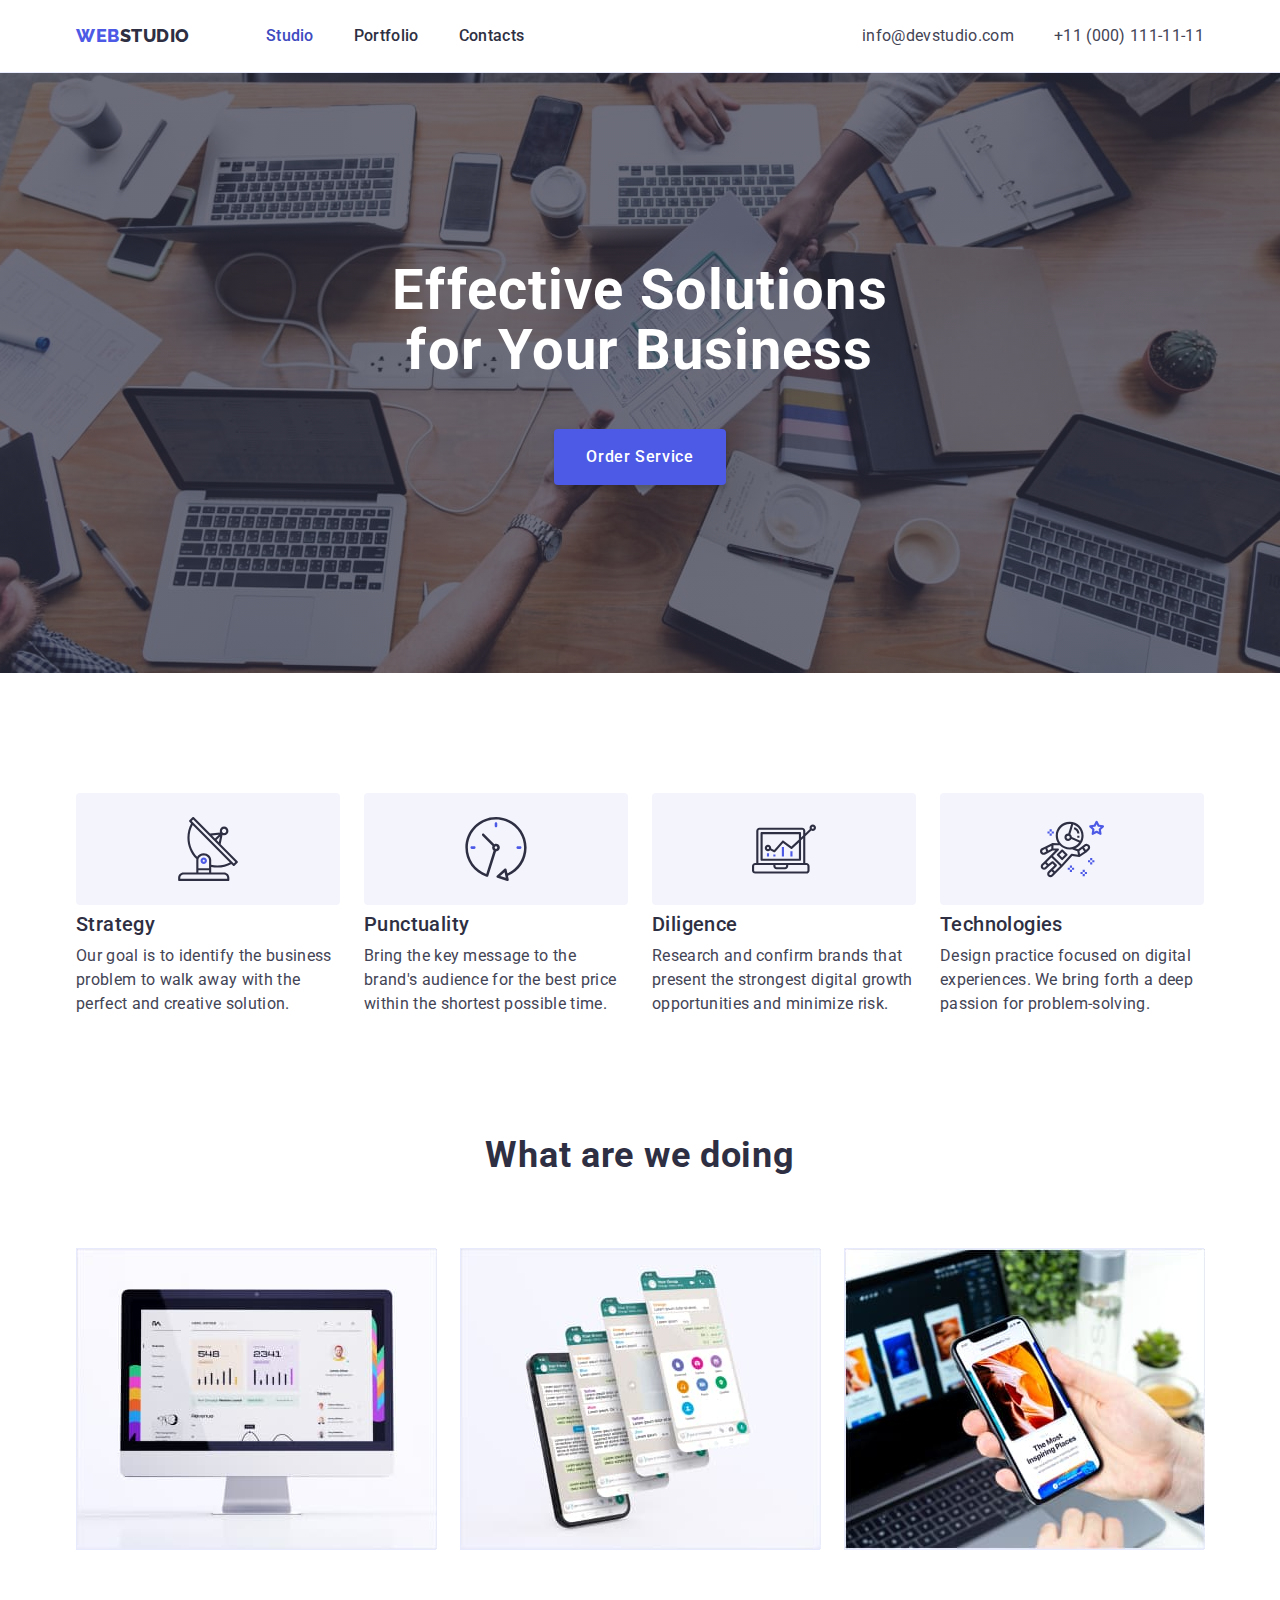
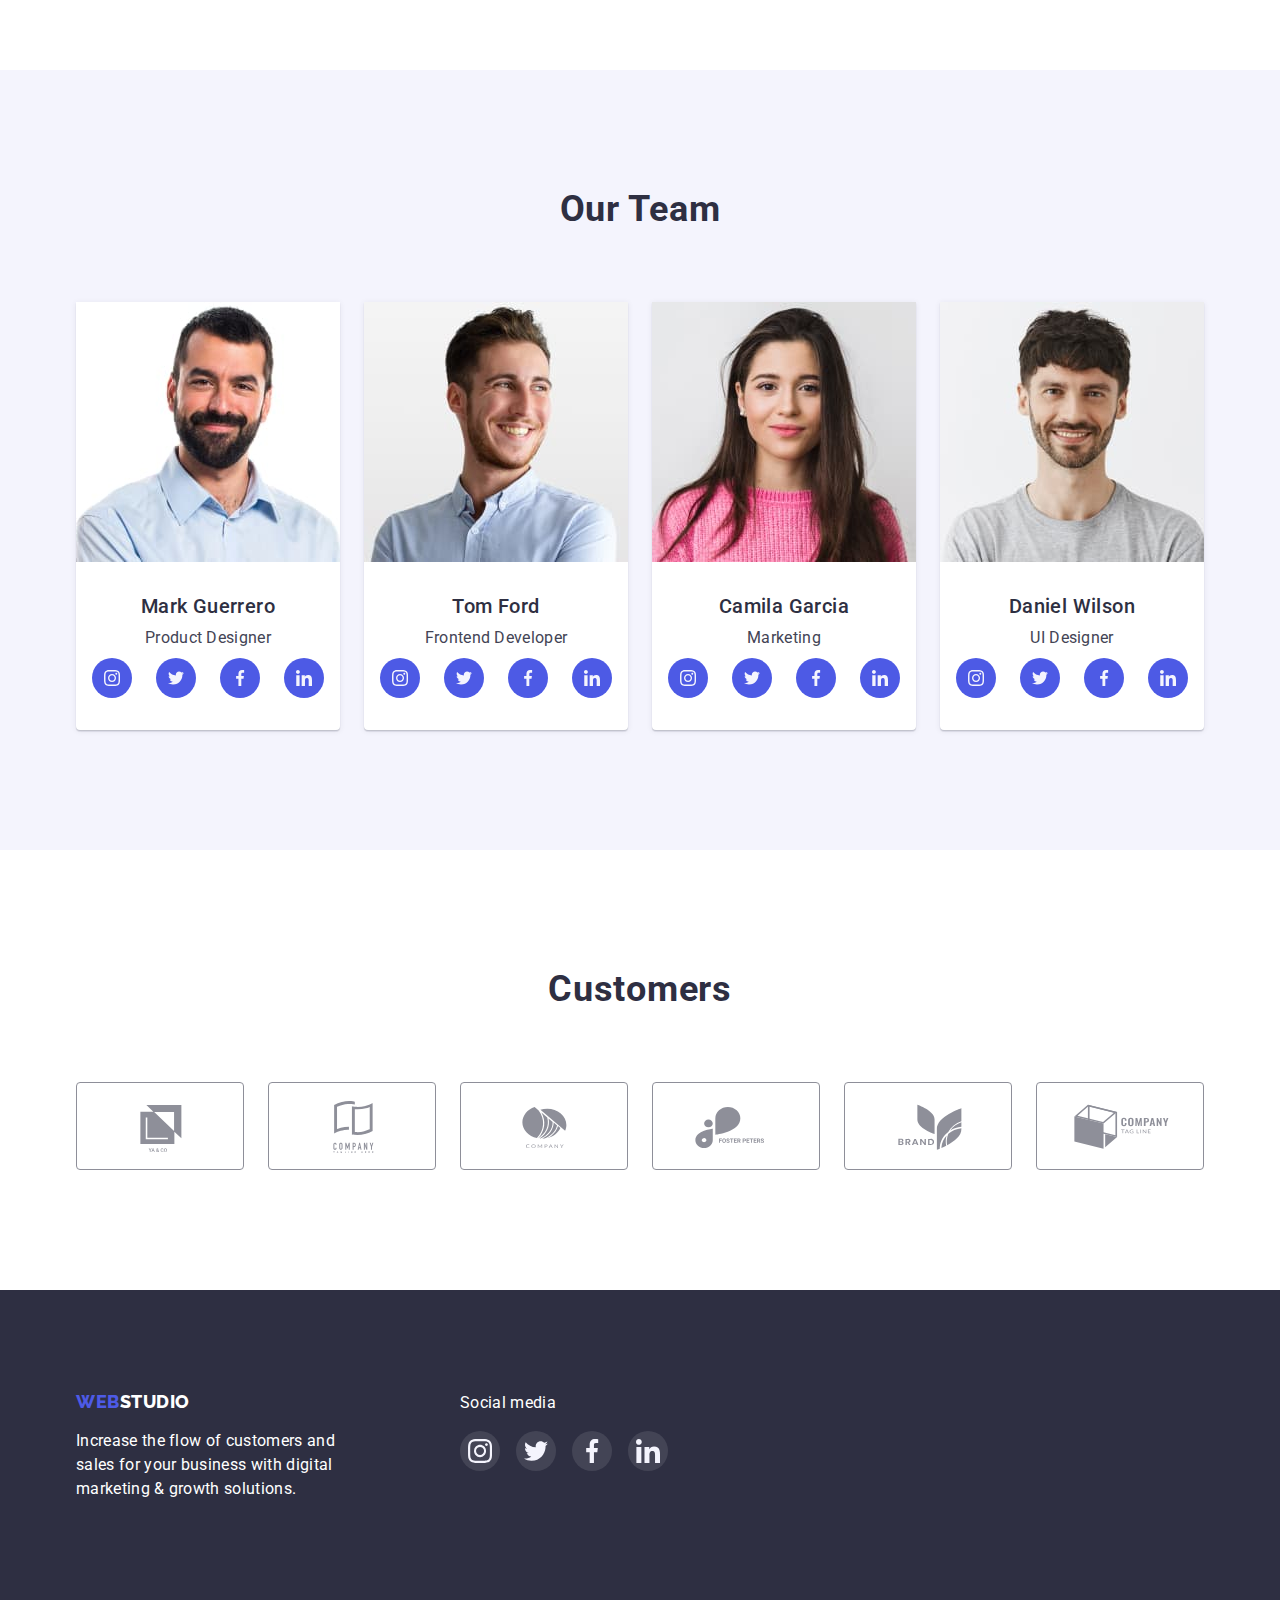
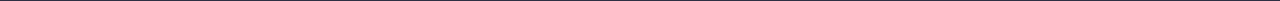
<file: index.html>
<!DOCTYPE html>
<html lang="en">
  <head>
    <meta charset="UTF-8" />
    <meta http-equiv="X-UA-Compatible" content="IE=edge" />
    <meta name="viewport" content="width=device-width, initial-scale=1.0" />
    <title>Web Studio</title>
    <link rel="preconnect" href="https://fonts.googleapis.com" />
    <link rel="preconnect" href="https://fonts.gstatic.com" crossorigin />
    <link
      href="https://fonts.googleapis.com/css2?family=Raleway:wght@800&family=Roboto:wght@400;500;700;900&display=swap"
      rel="stylesheet"
    />
    <link
      rel="stylesheet"
      href="https://cdn.jsdelivr.net/npm/modern-normalize@1.1.0/modern-normalize.min.css"
    />
    <link rel="stylesheet" href="./css/styles.css" />
  </head>
  <body>
    <!-- 📌======================= header -->

    <header class="header">
      <div class="container header-container">
        <nav class="navigation">
          <a href="/index.html" class="logo dark"
            >Web<span class="logo-right">Studio</span></a
          >
          <ul class="navigation-list">
            <li class="item">
              <a href="./index.html" class="link current">Studio</a>
            </li>
            <li class="item">
              <a href="./portfolio.html" class="link">Portfolio</a>
            </li>
            <li class="item"><a href="" class="link">Contacts</a></li>
          </ul>
        </nav>

        <address class="contacts-wrapper">
          <ul class="contacts">
            <li class="contacts-item">
              <a href="mailto:info@devstudio.com" class="contacts-link"
                >info@devstudio.com</a
              >
            </li>
            <li class="contacts-item">
              <a href="tel:+110001111111" class="contacts-link"
                >+11 (000) 111-11-11</a
              >
            </li>
          </ul>
        </address>
      </div>
    </header>

    <main>
      <!--📌=================================== hero  -->

      <section class="hero-wrapper">
        <div class="hero">
          <h1 class="hero-title">
            Effective Solutions<br />
            for Your Business
          </h1>
          <button class="hero-button" type="button">Order Service</button>
        </div>
      </section>

      <!-- 📌==============================advantages  -->

      <section class="section advantages-section">
        <div class="container">
          <h2 class="visually-hidden">Advantages</h2>
          <ul class="advantages-list">
            <li class="advantages-item">
              <div class="advantages-top">
                <svg width="64" height="64">
                  <use href="./images/icons.svg#icon-antenna" />
                </svg>
              </div>
              <h3 class="advantages-title">Strategy</h3>
              <p class="advantages-text">
                Our goal is to identify the business problem to walk away with
                the perfect and creative solution.
              </p>
            </li>
            <li class="advantages-item">
              <div class="advantages-top">
                <svg width="64" height="64">
                  <use href="./images/icons.svg#icon-clock" />
                </svg>
              </div>
              <h3 class="advantages-title">Punctuality</h3>
              <p class="advantages-text">
                Bring the key message to the brand's audience for the best price
                within the shortest possible time.
              </p>
            </li>
            <li class="advantages-item">
              <div class="advantages-top">
                <svg width="64" height="64">
                  <use href="./images/icons.svg#icon-diagram" />
                </svg>
              </div>
              <h3 class="advantages-title">Diligence</h3>
              <p class="advantages-text">
                Research and confirm brands that present the strongest digital
                growth opportunities and minimize risk.
              </p>
            </li>
            <li class="advantages-item">
              <div class="advantages-top">
                <svg width="64" height="64">
                  <use href="./images/icons.svg#icon-astronaut" />
                </svg>
              </div>
              <h3 class="advantages-title">Technologies</h3>
              <p class="advantages-text">
                Design practice focused on digital experiences. We bring forth a
                deep passion for problem-solving.
              </p>
            </li>
          </ul>
        </div>
      </section>

      <!--📌================================ work examples -->

      <section class="section work-section">
        <div class="container">
          <h2 class="section-title">What are we doing</h2>
          <ul class="work-list">
            <li class="work-item">
              <img
                src="./images/what-are-we-doing-1.jpg"
                alt="work 1"
                width="360"
              />
            </li>
            <li class="work-item">
              <img
                src="./images/what-are-we-doing-2.jpg"
                alt="work 2"
                width="360"
              />
            </li>
            <li class="work-item">
              <img
                src="./images/what-are-we-doing-3.jpg"
                alt="work 3"
                width="360"
              />
            </li>
          </ul>
        </div>
      </section>

      <!--📌====================================== Our Team -->

      <section class="our-team">
        <div class="container">
          <h2 class="section-title">Our Team</h2>
          <ul class="team-list">
            <li class="team-item">
              <img
                src="./images/our-team-1.jpg"
                alt="Mark Guerrero"
                width="264"
              />
              <div class="staff-wrapper">
                <h3 class="staff-title">Mark Guerrero</h3>
                <p class="staff-position">Product Designer</p>
                <ul class="soc-icon">
                  <li class="icon-list">
                    <a class="icon-item" href="">
                      <svg class="soc-icon-item" width="16" height="16">
                        <use href="./images/icons.svg#icon-instagram" />
                      </svg>
                    </a>
                  </li>
                  <li class="icon-list">
                    <a class="icon-item" href="">
                      <svg class="soc-icon-item" width="16" height="16">
                        <use href="./images/icons.svg#icon-twitter" />
                      </svg>
                    </a>
                  </li>
                  <li class="icon-list">
                    <a class="icon-item" href=""
                      ><svg class="soc-icon-item" width="16" height="16">
                        <use href="./images/icons.svg#icon-facebook" />
                      </svg>
                    </a>
                  </li>
                  <li class="icon-list">
                    <a class="icon-item" href=""
                      ><svg class="soc-icon-item" width="16" height="16">
                        <use href="./images/icons.svg#icon-linkedin" />
                      </svg>
                    </a>
                  </li>
                </ul>
              </div>
            </li>

            <li class="team-item">
              <img src="./images/our-team-2.jpg" alt="Tom Ford" width="264" />
              <div class="staff-wrapper">
                <h3 class="staff-title">Tom Ford</h3>
                <p class="staff-position">Frontend Developer</p>
                <ul class="soc-icon">
                  <li class="icon-list">
                    <a class="icon-item" href="">
                      <svg class="soc-icon-item" width="16" height="16">
                        <use href="./images/icons.svg#icon-instagram" />
                      </svg>
                    </a>
                  </li>
                  <li class="icon-list">
                    <a class="icon-item" href="">
                      <svg class="soc-icon-item" width="16" height="16">
                        <use href="./images/icons.svg#icon-twitter" />
                      </svg>
                    </a>
                  </li>
                  <li class="icon-list">
                    <a class="icon-item" href=""
                      ><svg class="soc-icon-item" width="16" height="16">
                        <use href="./images/icons.svg#icon-facebook" />
                      </svg>
                    </a>
                  </li>
                  <li class="icon-list">
                    <a class="icon-item" href=""
                      ><svg class="soc-icon-item" width="16" height="16">
                        <use href="./images/icons.svg#icon-linkedin" />
                      </svg>
                    </a>
                  </li>
                </ul>
              </div>
            </li>

            <li class="team-item">
              <img
                src="./images/our-team-3.jpg"
                alt="Camila Garcia"
                width="264"
              />
              <div class="staff-wrapper">
                <h3 class="staff-title">Camila Garcia</h3>
                <p class="staff-position">Marketing</p>
                <ul class="soc-icon">
                  <li class="icon-list">
                    <a class="icon-item" href="">
                      <svg class="soc-icon-item" width="16" height="16">
                        <use href="./images/icons.svg#icon-instagram" />
                      </svg>
                    </a>
                  </li>
                  <li class="icon-list">
                    <a class="icon-item" href="">
                      <svg class="soc-icon-item" width="16" height="16">
                        <use href="./images/icons.svg#icon-twitter" />
                      </svg>
                    </a>
                  </li>
                  <li class="icon-list">
                    <a class="icon-item" href=""
                      ><svg class="soc-icon-item" width="16" height="16">
                        <use href="./images/icons.svg#icon-facebook" />
                      </svg>
                    </a>
                  </li>
                  <li class="icon-list">
                    <a class="icon-item" href=""
                      ><svg class="soc-icon-item" width="16" height="16">
                        <use href="./images/icons.svg#icon-linkedin" />
                      </svg>
                    </a>
                  </li>
                </ul>
              </div>
            </li>
            <li class="team-item">
              <img
                src="./images/our-team-4.jpg"
                alt="Daniel Wilson"
                width="264"
              />
              <div class="staff-wrapper">
                <h3 class="staff-title">Daniel Wilson</h3>
                <p class="staff-position">UI Designer</p>
                <ul class="soc-icon">
                  <li class="icon-list">
                    <a class="icon-item" href="">
                      <svg class="soc-icon-item" width="16" height="16">
                        <use href="./images/icons.svg#icon-instagram" />
                      </svg>
                    </a>
                  </li>
                  <li class="icon-list">
                    <a class="icon-item" href="">
                      <svg class="soc-icon-item" width="16" height="16">
                        <use href="./images/icons.svg#icon-twitter" />
                      </svg>
                    </a>
                  </li>
                  <li class="icon-list">
                    <a class="icon-item" href=""
                      ><svg class="soc-icon-item" width="16" height="16">
                        <use href="./images/icons.svg#icon-facebook" />
                      </svg>
                    </a>
                  </li>
                  <li class="icon-list">
                    <a class="icon-item" href=""
                      ><svg class="soc-icon-item" width="16" height="16">
                        <use href="./images/icons.svg#icon-linkedin" />
                      </svg>
                    </a>
                  </li>
                </ul>
              </div>
            </li>
          </ul>
        </div>
      </section>
      <!-- =========================================Customers=============== -->
      <section class="customers">
        <div class="container">
          <h2 class="section-title">Customers</h2>
          <ul class="customers-list">
            <li class="customers-item">
              <a class="customers-link" href="">
                <svg class="customers-icon-item" width="104" height="56">
                  <use href="./images/icons.svg#icon-Logo" />
                </svg>
              </a>
            </li>
            <li class="customers-item">
              <a class="customers-link" href="">
                <svg class="customers-icon-item" width="104" height="56">
                  <use href="./images/icons.svg#icon-Logo1" />
                </svg>
              </a>
            </li>
            <li class="customers-item">
              <a class="customers-link" href="">
                <svg class="customers-icon-item" width="104" height="56">
                  <use href="./images/icons.svg#icon-Logo2" />
                </svg>
              </a>
            </li>
            <li class="customers-item">
              <a class="customers-link" href="">
                <svg class="customers-icon-item" width="104" height="56">
                  <use href="./images/icons.svg#icon-Logo3" />
                </svg>
              </a>
            </li>
            <li class="customers-item">
              <a class="customers-link" href="">
                <svg class="customers-icon-item" width="104" height="56">
                  <use href="./images/icons.svg#icon-Logo4" />
                </svg>
              </a>
            </li>
            <li class="customers-item">
              <a class="customers-link" href="">
                <svg class="customers-icon-item" width="104" height="56">
                  <use href="./images/icons.svg#icon-Logo5" />
                </svg>
              </a>
            </li>
          </ul>
        </div>
      </section>
    </main>

    <!--📌==========================================footer -->

    <footer class="page-footer">
      <div class="container footer-container">
        <div class="logo-group">
          <a href="/index.html" class="logo light"
            >Web<span class="logo-right">Studio</span></a
          >
          <p class="text">
            Increase the flow of customers and sales for your business with
            digital marketing & growth solutions.
          </p>
        </div>
        <div class="social-group">
          <p class="social-title">Social media</p>
          <ul class="social-list">
            <li class="social-item">
              <a class="social-link" href="">
                <svg class="soc-icon-item" width="24" height="24">
                  <use href="./images/icons.svg#icon-instagram" />
                </svg>
              </a>
            </li>
            <li class="social-item">
              <a class="social-link" href="">
                <svg class="soc-icon-item" width="24" height="24">
                  <use href="./images/icons.svg#icon-twitter" />
                </svg>
              </a>
            </li>
            <li class="social-item">
              <a class="social-link" href=""
                ><svg class="soc-icon-item" width="24" height="24">
                  <use href="./images/icons.svg#icon-facebook" />
                </svg>
              </a>
            </li>
            <li class="social-item">
              <a class="social-link" href=""
                ><svg class="soc-icon-item" width="24" height="24">
                  <use href="./images/icons.svg#icon-linkedin" />
                </svg>
              </a>
            </li>
          </ul>
        </div>
      </div>
    </footer>
  </body>
</html>
</file>
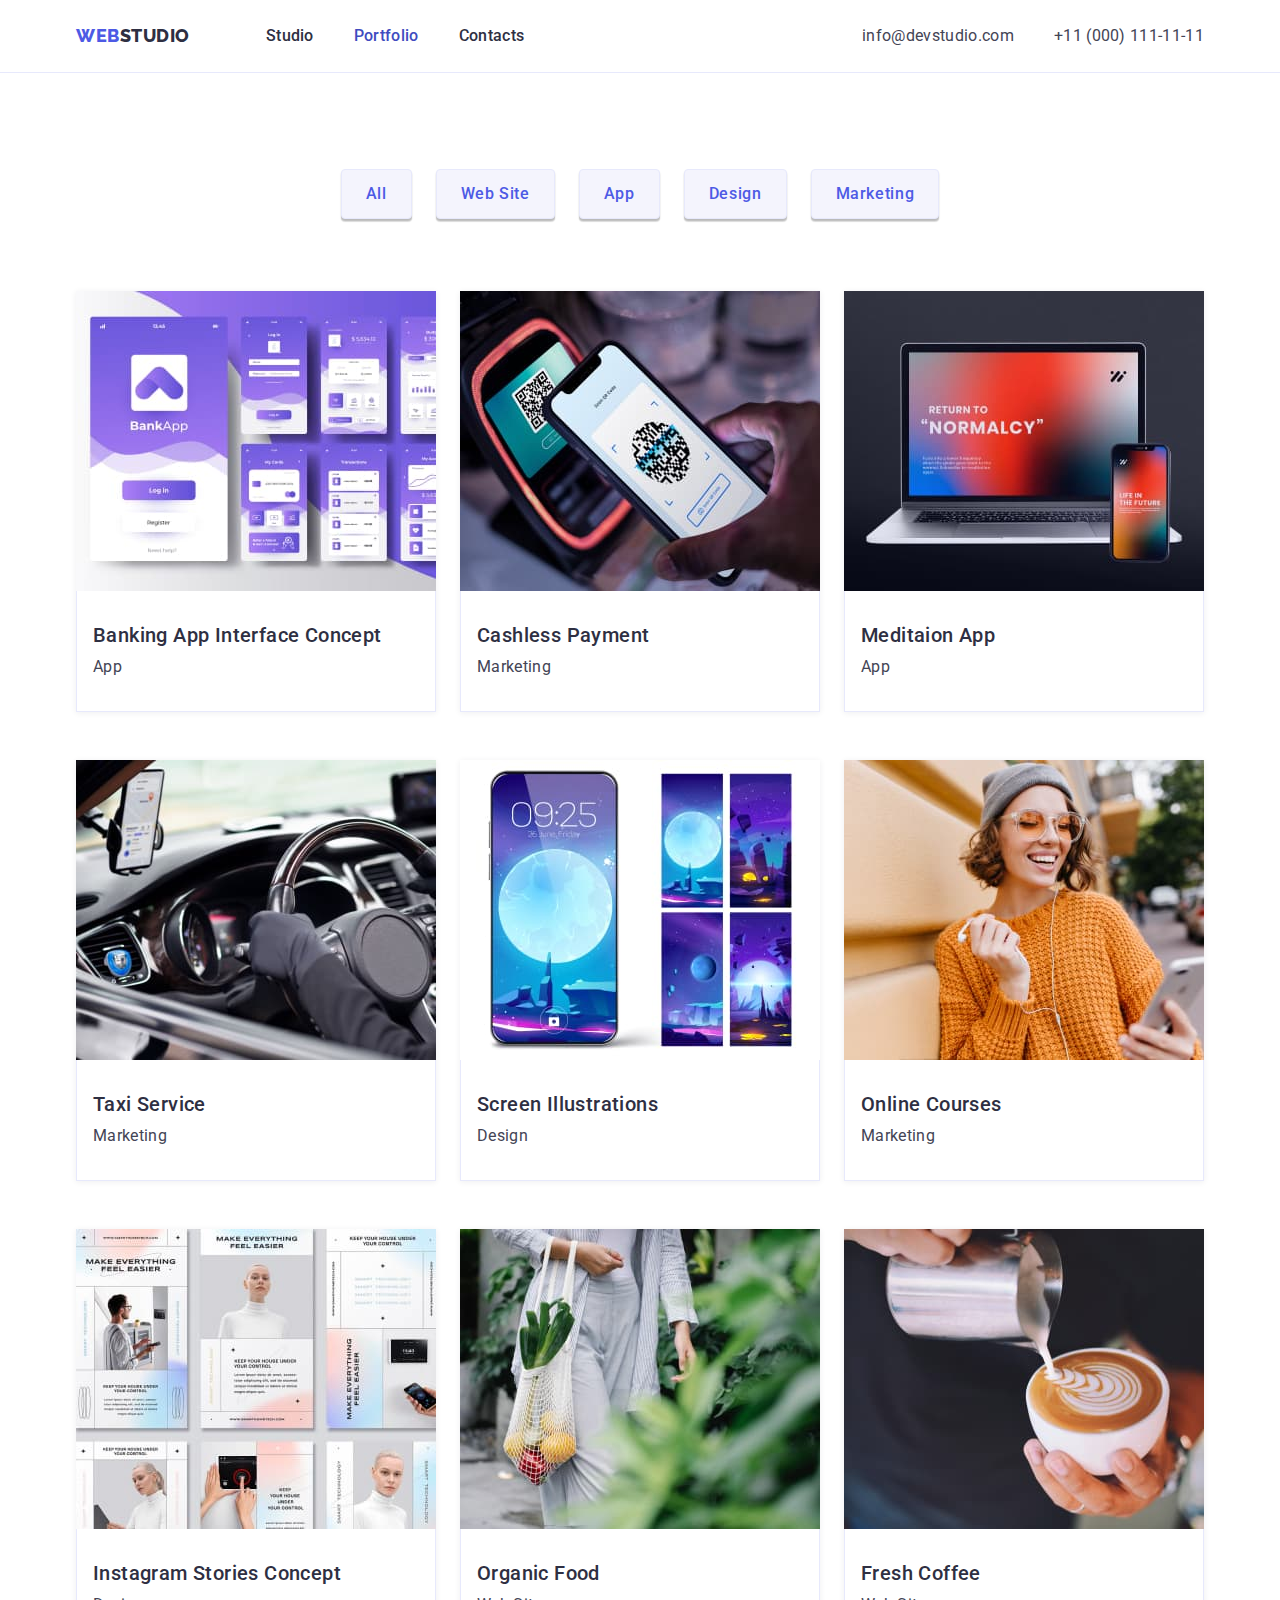
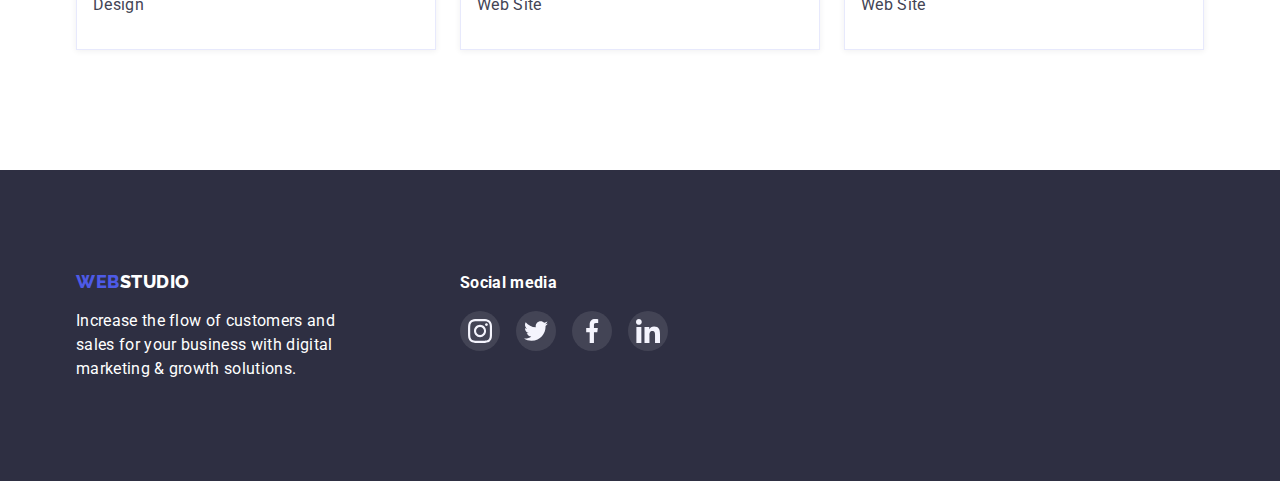
<file: portfolio.html>
<!DOCTYPE html>
<html lang="en">
  <head>
    <meta charset="UTF-8" />
    <meta http-equiv="X-UA-Compatible" content="IE=edge" />
    <meta name="viewport" content="width=device-width, initial-scale=1.0" />
    <title>Web Studio</title>
    <link rel="preconnect" href="https://fonts.googleapis.com" />
    <link rel="preconnect" href="https://fonts.gstatic.com" crossorigin />
    <link
      href="https://fonts.googleapis.com/css2?family=Raleway:wght@800&family=Roboto:wght@400;500;700;900&display=swap"
      rel="stylesheet"
    />
    <link
      rel="stylesheet"
      href="https://cdn.jsdelivr.net/npm/modern-normalize@1.1.0/modern-normalize.min.css"
    />
    <link rel="stylesheet" href="./css/styles.css" />
  </head>
  <body>
    <!-- 📌======================= header -->
    <header class="header">
      <div class="container header-container">
        <nav class="navigation">
          <a href="/index.html" class="logo dark"
            >Web<span class="logo-right">Studio</span></a
          >
          <ul class="navigation-list">
            <li class="item">
              <a href="./index.html" class="link">Studio</a>
            </li>
            <li class="item">
              <a href="./portfolio.html" class="link current">Portfolio</a>
            </li>
            <li class="item"><a href="" class="link">Contacts</a></li>
          </ul>
        </nav>

        <address class="contacts-wrapper">
          <ul class="contacts">
            <li class="contacts-item">
              <a href="mailto:info@devstudio.com" class="contacts-link"
                >info@devstudio.com</a
              >
            </li>
            <li class="contacts-item">
              <a href="tel:+110001111111" class="contacts-link"
                >+11 (000) 111-11-11</a
              >
            </li>
          </ul>
        </address>
      </div>
    </header>

    <main>
      <section class="projects-section">
        <div class="container">
          <h1 class="visually-hidden">Portfolio</h1>

          <ul class="filter-list">
            <li class="filter-item">
              <button class="filter-button" type="button">All</button>
            </li>
            <li class="filter-item">
              <button class="filter-button" type="button">Web Site</button>
            </li>
            <li class="filter-item">
              <button class="filter-button" type="button">App</button>
            </li>
            <li class="filter-item">
              <button class="filter-button" type="button">Design</button>
            </li>
            <li class="filter-item">
              <button class="filter-button" type="button">Marketing</button>
            </li>
          </ul>

          <!-- projects -->

          <ul class="projects-list">
            <li class="projects-item">
              <a class="projects-img" href=""
                ><img
                  src="images/img.jpg1.jpg"
                  alt="Banking App Interface Concept"
                  width="360"
                />
                <div class="projects-bottom">
                  <h2 class="projects-title">Banking App Interface Concept</h2>
                  <p class="projects-description">App</p>
                </div>
              </a>
            </li>
            <li class="projects-item">
              <a class="projects-img" href="">
                <img
                  src="images/img.jpg2.jpg"
                  alt="Cashless Payment"
                  width="360"
                />
                <div class="projects-bottom">
                  <h2 class="projects-title">Cashless Payment</h2>
                  <p class="projects-description">Marketing</p>
                </div>
              </a>
            </li>
            <li class="projects-item">
              <a class="projects-img"  href="">
                <img
                  src="images/img.jpg3.jpg"
                  alt="Meditaion App"
                  width="360"
                />
                <div class="projects-bottom">
                  <h2 class="projects-title">Meditaion App</h2>
                  <p class="projects-description">App</p>
                </div>
              </a>
            </li>

            <li class="projects-item">
              <a class="projects-img"  href="">
                <img src="images/img.jpg4.jpg" alt="Taxi Service" width="360" />
                <div class="projects-bottom">
                  <h2 class="projects-title">Taxi Service</h2>
                  <p class="projects-description">Marketing</p>
                </div>
              </a>
            </li>
            <li class="projects-item">
              <a class="projects-img"  href="">
                <img
                  src="images/img.jpg5.jpg"
                  alt="Screen Illustrations"
                  width="360"
                />
                <div class="projects-bottom">
                  <h2 class="projects-title">Screen Illustrations</h2>
                  <p class="projects-description">Design</p>
                </div>
              </a>
            </li>
            <li class="projects-item">
              <a class="projects-img"  href="">
                <img
                  src="images/img.jpg6.jpg"
                  alt="Online Courses"
                  width="360"
                />
                <div class="projects-bottom">
                  <h2 class="projects-title">Online Courses</h2>
                  <p class="projects-description">Marketing</p>
                </div>
              </a>
            </li>

            <li class="projects-item">
              <a class="projects-img"  href="">
                <img
                  src="images/img.jpg7.jpg"
                  alt="Instagram Stories Concept"
                  width="360"
                />
                <div class="projects-bottom">
                  <h2 class="projects-title">Instagram Stories Concept</h2>
                  <p class="projects-description">Design</p>
                </div>
              </a>
            </li>
            <li class="projects-item">
              <a class="projects-img" href="">
                <img src="images/img.jpg8.jpg" alt="Organic Food" width="360" />
                <div class="projects-bottom">
                  <h2 class="projects-title">Organic Food</h2>
                  <p class="projects-description">Web Site</p>
                </div>
              </a>
            </li>
            <li class="projects-item">
              <aclass="projects-img" href="">
                <img src="images/img.png9.jpg" alt="Fresh Coffee" width="360" />
                <div class="projects-bottom">
                  <h2 class="projects-title">Fresh Coffee</h2>
                  <p class="projects-description">Web Site</p>
                </div>
              </a>
            </li>
          </ul>
        </div>
      </section>
    </main>

    <footer class="page-footer">
      <div class="container footer-container">
        <div class="logo-group">
          <a href="/index.html" class="logo light"
            >Web<span class="logo-right">Studio</span></a
          >
          <p class="text">
            Increase the flow of customers and sales for your business with
            digital marketing & growth solutions.
          </p>
        </div>
        <div class="social-group">
          <b class="social-title">Social media</b>
          <ul class="social-list">
            <li class="social-item">
              <a class="social-link" href="">
                <svg class="soc-icon-item" width="24" height="24">
                  <use href="./images/icons.svg#icon-instagram" />
                </svg>
              </a>
            </li>
            <li class="social-item">
              <a class="social-link" href="">
                <svg class="soc-icon-item" width="24" height="24">
                  <use href="./images/icons.svg#icon-twitter" />
                </svg>
              </a>
            </li>
            <li class="social-item">
              <a class="social-link" href=""
                ><svg class="soc-icon-item" width="24" height="24">
                  <use href="./images/icons.svg#icon-facebook" />
                </svg>
              </a>
            </li>
            <li class="social-item">
              <a class="social-link" href=""
                ><svg class="soc-icon-item" width="24" height="24">
                  <use href="./images/icons.svg#icon-linkedin" />
                </svg>
              </a>
            </li>
          </ul>
        </div>
      </div>
    </footer>
  </body>
</html>
</file>
<file: css/styles.css>
:root {
  --primary-text-color: #434455;
  /* --secondary-text-: #e7e9fc; */
  --secondary-background-color: #f4f4fd;
  --variable-color: #404bbf;
  --blue-color: #2e2f42;
  --accent-color: #4d5ae5;
  --white-color: #ffffff;
}
body {
  background-color: var(--white-color);
  color: var(--primary-text-color);
  font-family: Roboto, sans-serif;
}

/* 📌 Reset */

p,
h1,
h2,
h3,
h4,
h5,
h6 {
  margin: 0;
}
ul {
  margin: 0;
  padding-left: 0;
  list-style: none;
}
a {
  text-decoration: none;
}
button {
  cursor: pointer;
}
img {
  display: block;
}

/* 📌 Utils */

.visually-hidden {
  position: absolute;
  width: 1px;
  height: 1px;
  margin: -1px;
  border: 0;
  padding: 0;

  white-space: nowrap;
  clip-path: inset(100%);
  clip: rect(0 0 0 0);
  overflow: hidden;
}

/* 📌 General */

.container {
  width: 1158px;
  padding-left: 15px;
  padding-right: 15px;
  margin: 0 auto;
}

.logo {
  color: var(--accent-color);
  font-family: 'Raleway', sans-serif;
  font-weight: 800;
  font-size: 18px;
  line-height: 1.3;
  letter-spacing: 0.03em;
  text-transform: uppercase;
}
.logo.light > .logo-right {
  color: var(--white-color);
}
.logo.dark > .logo-right {
  color: var(--blue-color);
}

.section-title {
  margin-bottom: 72px;
  color: var(--blue-color);
  font-weight: 700;
  font-size: 36px;
  line-height: 1.11;
  text-align: center;
  letter-spacing: 0.02em;
}

/*📌=== site-nav */
.header-container {
  display: flex;
}
.navigation {
  display: flex;
  align-items: center;
}
.navigation-list {
  display: flex;
  margin-left: 76px;
}
.navigation-list .item + .item {
  margin-left: 40px;
}

.navigation-list .link {
  display: block;
  padding-top: 24px;
  padding-bottom: 24px;
  color: var(--blue-color);

  font-weight: 500;

  font-size: 16px;
  line-height: 1.5;
  letter-spacing: 0.02em;
}
.navigation-list .link:hover,
.navigation-list .link:focus,
.navigation-list .link.current {
  color: var(--variable-color);
}

/*📌===contacts */

.contacts-wrapper {
  margin-left: auto;
}
.header {
  border-bottom: 1px solid #e7e9fc;
}
.contacts {
  display: flex;
}
.contacts-item + .contacts-item {
  margin-left: 40px;
}
.contacts-link {
  color: var(--primary-text-color);
  font-style: normal;

  font-size: 16px;
  line-height: 1.5;
  letter-spacing: 0.02em;

  display: inline-block;
  padding-top: 24px;
  padding-bottom: 24px;
}
.contacts-link:hover,
.contacts-link:focus {
  color: var(--variable-color);
}

/*📌=== hero  */

.hero-wrapper {
  max-width: 1440px;
  margin: 0 auto;

  background-image: linear-gradient(
      rgba(46, 47, 66, 0.7),
      rgba(46, 47, 66, 0.7)
    ),
    url(../images/people-office\ .jpg);
  background-repeat: no-repeat;
  background-position: center;
  background-size: cover;
  height: 600px;
  display: flex;
  justify-content: center;
  align-items: center;
}
.hero {
  text-align: center;
}
.hero-title {
  color: var(--white-color);
  font-weight: 700;
  font-size: 56px;
  line-height: 1.07;
  letter-spacing: 0.02em;

  margin-bottom: 48px;
}
.hero-button {
  background-color: var(--accent-color);
  font-family: inherit;
  color: var(--white-color);
  font-weight: 500;
  font-size: 16px;
  line-height: 1.5;
  letter-spacing: 0.04em;
  padding: 16px 32px;
  border: none;
  box-shadow: 0px 4px 4px rgba(0, 0, 0, 0.15);
  border-radius: 4px;
}
.hero-button:hover,
.hero-button:focus {
  background-color: var(--variable-color);
}

/* 📌===advantages */
.advantages-section {
  padding: 120px 0 60px;
}
.advantages-list {
  display: flex;
}
.advantages-item {
  width: 264px;
}
.advantages-top {
  height: 112px;
  margin-bottom: 8px;
  border-radius: 4px;
  display: flex;
  justify-content: center;
  align-items: center;
  background-color: var(--secondary-background-color);
}
.advantages-item:not(:last-child) {
  margin-right: 24px;
}
.advantages-title {
  color: var(--blue-color);
  font-weight: 500;
  font-size: 20px;
  letter-spacing: 0.02em;
  margin-bottom: 8px;
}
.advantages-text {
  font-size: 16px;
  line-height: 1.5;
  letter-spacing: 0.02em;
}

/* 📌 ===work examples */
.work-section {
  padding: 60px 0 120px;
}
.work-list {
  display: flex;
}
.work-item {
  width: 360px;
  border: 1px solid #e7e9fc;
}
.work-item:not(:last-child) {
  margin-right: 24px;
}

/* 📌 === Our Team */

.our-team {
  background-color: var(--secondary-background-color);
  padding: 120px 0;
}
.team-list {
  display: flex;
}
.team-item {
  width: 264px;
  box-shadow: 0px 1px 6px rgba(46, 47, 66, 0.08),
    0px 1px 1px rgba(46, 47, 66, 0.16), 0px 2px 1px rgba(46, 47, 66, 0.08);
  background-color: var(--white-color);
  border-radius: 0px 0px 4px 4px;
}
.team-item:not(:last-child) {
  margin-right: 24px;
}
.staff-wrapper {
  padding: 32px 16px;
  text-align: center;
}
.staff-title {
  color: var(--blue-color);
  font-weight: 500;
  font-size: 20px;
  letter-spacing: 0.02em;
  line-height: 1.2;
  margin-bottom: 8px;
}
.staff-position {
  font-size: 16px;
  line-height: 1.5;
  letter-spacing: 0.02em;
  margin-bottom: 8px;
}
.soc-icon {
  display: flex;
  justify-content: space-between;
}
.icon-item {
  height: 40px;
  width: 40px;
  border-radius: 50%;
  display: inline-flex;
  justify-content: center;
  align-items: center;
  background-color: var(--accent-color);
}
.icon-item:hover,
.icon-item:focus {
  background-color: var(--variable-color);
}
.soc-icon-item {
  fill: var(--secondary-background-color);
}

/* ================================Customers */
.customers {
  padding: 120px 0;
}
.section-heading {
  margin-bottom: 72px;
  padding-top: 120px;
}
.customers-list {
  display: flex;
  justify-content: space-between;
}
.customers-item {
  width: 168px;
}
.customers-link {
  height: 88px;
  display: flex;
  justify-content: center;
  align-items: center;
  border: 1px solid #8e8f99;
  border-radius: 4px;
}
.customers-link:hover,
.customers-link:focus {
  border: 1px solid #404bbf;
}
.customers-icon-item {
  fill: #8e8f99;
}
.customers-link:hover > .customers-icon-item,
.customers-link:focus > .customers-icon-item {
  fill: #404bbf;
}
/* 📌 === footer  */

.page-footer {
  padding: 100px 0;
  background-color: var(--blue-color);
}
.footer-container {
  display: flex;
  align-items: baseline;
}
.logo-group {
  width: 264px;
  margin-right: 120px;
}
.logo-group > .text {
  margin-top: 16px;
  color: var(--white-color);
  line-height: 1.5;
  letter-spacing: 0.02em;
}
.social-group {
  width: 208px;
}
.social-title {
  display: inline-block;
  margin-bottom: 16px;
  font-size: 16px;
  line-height: 1.5;
  letter-spacing: 0.02em;
  color: #ffffff;
}
.social-list {
  display: flex;
  gap: 16px;
}
.social-item {
  width: 40px;
}
.social-link {
  height: 40px;
  border-radius: 50%;
  display: flex;
  justify-content: center;
  align-items: center;
  background-color: rgba(255, 255, 255, 0.1);
}
.social-link:hover,
.social-link:focus {
  background-color: #31d0aa;
}

/* 📌 ============ projects */

.projects-section {
  padding: 96px 0 120px;
}

.filter-list {
  display: flex;
  justify-content: center;
  margin-bottom: 72px;
}
.filter-item:not(:last-child) {
  margin-right: 24px;
}
.filter-button {
  padding: 12px 24px;
  color: var(--accent-color);
  font-family: inherit;
  line-height: 1.5;
  font-weight: 500;
  letter-spacing: 0.04em;

  background-color: var(--secondary-background-color);
  border: 1px solid #e7e9fc;
  border-radius: 4px;
  box-shadow: 0px 3px 1px rgba(0, 0, 0, 0.1), 0px 2px 1px rgba(0, 0, 0, 0.08),
    0px 2px 2px rgba(0, 0, 0, 0.12);
}
.filter-button:hover,
.filter-button:focus {
  background-color: var(--variable-color);
  border-color: transparent;

  color: var(--white-color);
}

/* 📌 ============== projects list */

.projects-list {
  display: flex;
  flex-wrap: wrap;
  margin: -24px -12px;
}
.projects-item:hover,
.projects-item:focus {
  box-shadow: 0px 1px 6px rgba(46, 47, 66, 0.08),
    0px 1px 1px rgba(46, 47, 66, 0.16), 0px 2px 1px rgba(46, 47, 66, 0.08);
}
.projects-item {
  width: 360px;
  margin: 24px 12px;
  box-shadow: 0px 1px 6px rgba(46, 47, 66, 0.08);
}

.projects-bottom {
  padding: 32px 16px;
  border-left: 1px solid #e7e9fc;
  border-right: 1px solid #e7e9fc;
  border-bottom: 1px solid #e7e9fc;
}

.projects-title {
  margin-bottom: 8px;
  color: var(--blue-color);
  font-weight: 500;
  font-size: 20px;
  letter-spacing: 0.02em;
  line-height: 1.2;
}
.projects-description {
  color: var(--primary-text-color);
  line-height: 1.5;
  letter-spacing: 0.02em;
}

/* 📌 nth-child example */

/* .projects-item:not(:nth-child(3n)) {
  margin-right: 24px;
}
.projects-item:not(:nth-last-child(-n + 3)) {
  margin-bottom: 48px;
} */

/* .advantages-item::before {
  display: block;
  content: '';
  height: 112px;

  background-position: center;
  background-color: #f4f4fd;
  background-size: 64px 64px;
}
.icon-antenna::before {
  background-image: url(../images/icons.svg/);
  background-repeat: no-repeat;
}
.icon-clock::before {
  background-image: url(../images/clock.svg);
  background-repeat: no-repeat;
}
.icon-diagram::before {
  background-image: url(../images/diagram.svg);
  background-repeat: no-repeat;
}
.icon-astronaut::before {
  background-image: url(../images/astronaut.svg);
  background-repeat: no-repeat;
} */
/* animate__backInUp */
</file>
